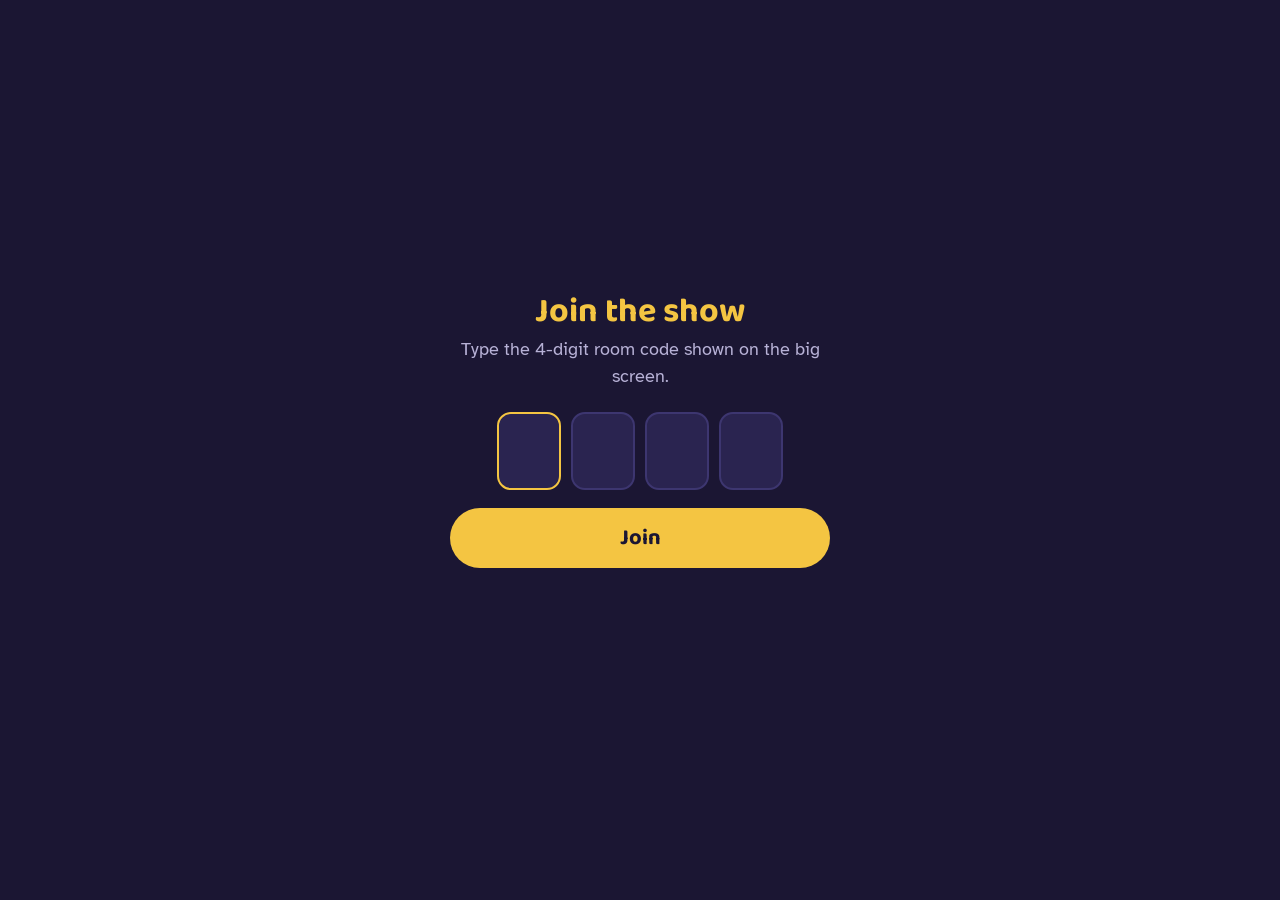
<file: static/join.html>
<!doctype html>
<html lang="en">
<head>
  <meta charset="utf-8">
  <meta name="viewport" content="width=device-width, initial-scale=1">
  <title>Join the show · KLSP</title>
  <link rel="preconnect" href="https://fonts.googleapis.com">
  <link rel="preconnect" href="https://fonts.gstatic.com" crossorigin>
  <link href="https://fonts.googleapis.com/css2?family=Baloo+2:wght@500;700&family=Atkinson+Hyperlegible:wght@400;700&display=swap" rel="stylesheet">
  <style>
    :root { --night:#1B1633; --dusk:#2A2450; --line:#3D3670; --lime:#F4C542; --mist:#EDEAF7; --dim:#B7B1D6; --warn:#F2998F; }
    * { box-sizing: border-box; }
    body { margin:0; min-height:100vh; background:var(--night); color:var(--mist); font:18px/1.5 "Atkinson Hyperlegible", system-ui, sans-serif; display:grid; place-items:center; padding:24px; }
    main { width:100%; max-width:380px; text-align:center; }
    h1 { font:700 34px/1.1 "Baloo 2", system-ui, sans-serif; color:var(--lime); margin:0 0 6px; }
    p { color:var(--dim); margin:0 0 22px; }
    .digits { display:flex; gap:10px; justify-content:center; margin-bottom:18px; }
    .digits input { width:64px; height:78px; text-align:center; font:700 40px "Baloo 2", system-ui, sans-serif; background:var(--dusk); color:var(--mist); border:2px solid var(--line); border-radius:14px; }
    .digits input:focus { outline:none; border-color:var(--lime); }
    button { width:100%; background:var(--lime); color:var(--night); border:0; border-radius:999px; font:700 22px "Baloo 2", system-ui, sans-serif; padding:12px; cursor:pointer; }
    .err { color:var(--warn); min-height:1.5em; margin:12px 0 0; }
  </style>
</head>
<body>
  <main>
    <h1>Join the show</h1>
    <p>Type the 4-digit room code shown on the big screen.</p>
    <form id="f" novalidate>
      <div class="digits">
        <input inputmode="numeric" maxlength="1" aria-label="Digit 1" autocomplete="off">
        <input inputmode="numeric" maxlength="1" aria-label="Digit 2" autocomplete="off">
        <input inputmode="numeric" maxlength="1" aria-label="Digit 3" autocomplete="off">
        <input inputmode="numeric" maxlength="1" aria-label="Digit 4" autocomplete="off">
      </div>
      <button type="submit">Join</button>
      <p id="err" class="err" aria-live="polite"></p>
    </form>
  </main>
  <script>
    const boxes = [...document.querySelectorAll(".digits input")];
    boxes[0].focus();
    boxes.forEach((b, i) => {
      b.addEventListener("input", () => {
        b.value = b.value.replace(/\D/g, "").slice(-1);
        if (b.value && boxes[i + 1]) boxes[i + 1].focus();
        if (boxes.every((x) => x.value)) go();
      });
      b.addEventListener("keydown", (e) => { if (e.key === "Backspace" && !b.value && boxes[i - 1]) boxes[i - 1].focus(); });
      b.addEventListener("paste", (e) => {
        const d = (e.clipboardData.getData("text") || "").replace(/\D/g, "").slice(0, 4);
        if (d.length === 4) { e.preventDefault(); d.split("").forEach((c, j) => (boxes[j].value = c)); go(); }
      });
    });
    async function go() {
      const code = boxes.map((b) => b.value).join("");
      if (code.length !== 4) return;
      const r = await fetch(`/api/round?room=${code}`).catch(() => null);
      if (r && r.ok) location.href = `/vote?room=${code}`;
      else {
        document.getElementById("err").textContent = "That code isn't right. Check the big screen and try again.";
        boxes.forEach((b) => (b.value = ""));
        boxes[0].focus();
      }
    }
    document.getElementById("f").addEventListener("submit", (e) => { e.preventDefault(); go(); });
  </script>
</body>
</html>
</file>
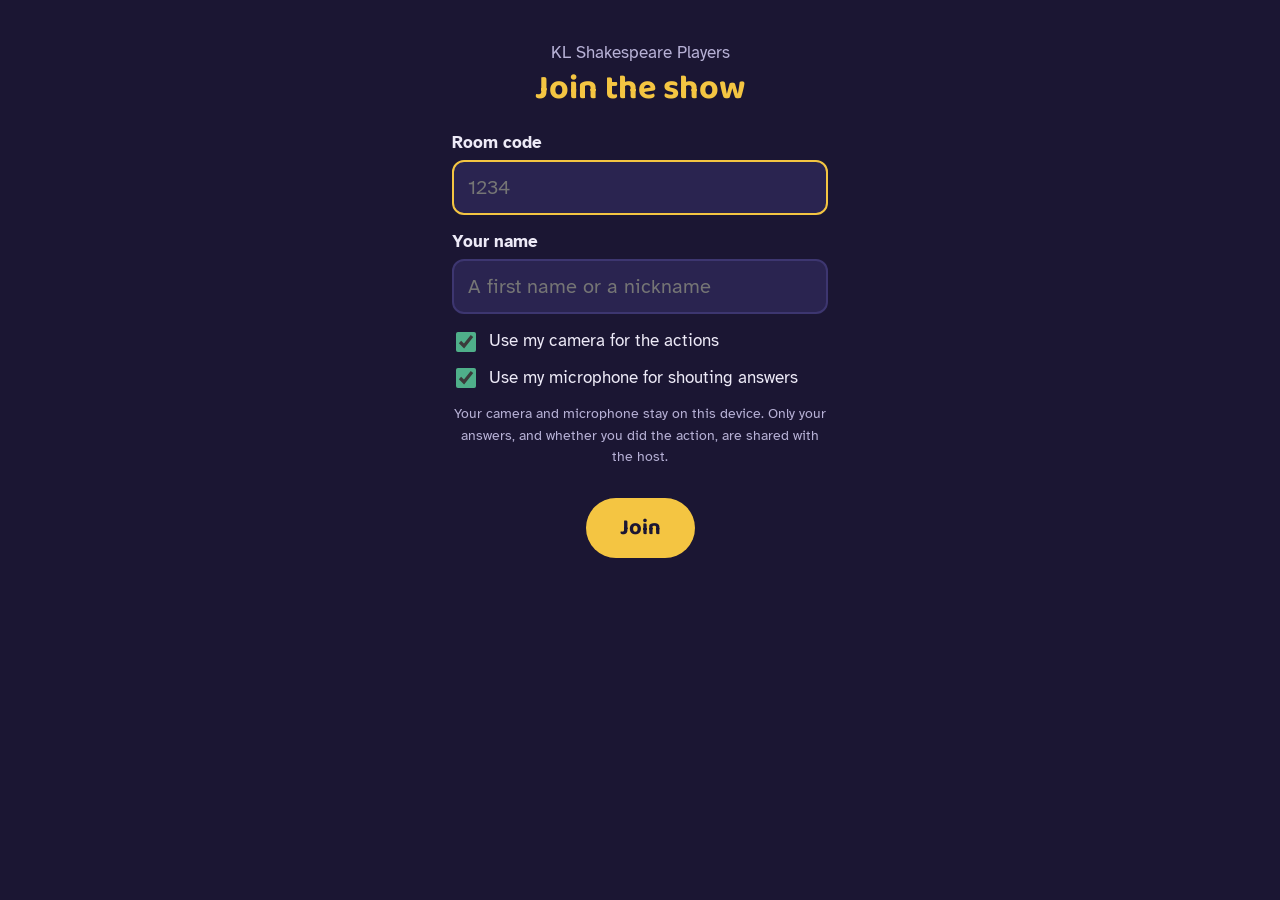
<file: static/watch.html>
<!doctype html>
<html lang="en">
<head>
  <meta charset="utf-8">
  <meta name="viewport" content="width=device-width, initial-scale=1, viewport-fit=cover">
  <title>Watch the show · KLSP</title>
  <link rel="preconnect" href="https://fonts.googleapis.com">
  <link rel="preconnect" href="https://fonts.gstatic.com" crossorigin>
  <link href="https://fonts.googleapis.com/css2?family=Baloo+2:wght@500;700&family=Atkinson+Hyperlegible:wght@400;700&display=swap" rel="stylesheet">
  <link rel="stylesheet" href="/static/css/show.css">
  <link rel="stylesheet" href="/static/css/watch.css">
</head>
<body class="watch-body">
  <section id="joinScreen" class="w-join">
    <p class="presents">KL Shakespeare Players</p>
    <h1>Join the show</h1>
    <label class="w-field"><span>Room code</span><input id="room" inputmode="numeric" maxlength="4" autocomplete="off" placeholder="1234"></label>
    <label class="w-field"><span>Your name</span><input id="name" maxlength="20" autocomplete="off" placeholder="A first name or a nickname"></label>
    <div id="secureWarn" class="w-warn" hidden>
      <p><strong>🔒 Camera and microphone need a secure link.</strong> This link starts with <code>http://</code>, so your browser won't allow them. You can still watch, vote, type answers and tap “I did it”.</p>
      <p id="secureHow">Ask the host for the secure link (it starts with <code>https://</code>).</p>
      <a id="secureBtn" class="btn-ctrl w-secure-btn" href="#" hidden>🔒 Switch to the secure link</a>
    </div>
    <label class="w-check"><input id="useCam" type="checkbox" checked> Use my camera for the actions</label>
    <label class="w-check"><input id="useMic" type="checkbox" checked> Use my microphone for shouting answers</label>
    <p class="w-privacy">Your camera and microphone stay on this device. Only your answers, and whether you did the action, are shared with the host.</p>
    <button id="joinBtn" type="button" class="btn-start">Join</button>
    <p id="joinErr" class="w-err" aria-live="polite"></p>
  </section>

  <main id="app" class="w-app" hidden>
    <header class="w-top">
      <span id="showTitle" class="w-title"></span>
      <span id="me" class="w-me"></span>
    </header>
    <div id="secureBar" class="w-secure-bar" hidden>
      <span>🔒 Your camera and microphone are off on this link.</span>
      <a id="secureBtn2" class="btn-ctrl w-secure-btn" href="#">Switch to the secure link</a>
    </div>
    <div class="w-stage">
      <div id="stage" class="screen">
        <video id="videoA" playsinline preload="auto"></video>
        <video id="videoB" playsinline preload="auto"></video>
        <div id="placeholder" class="placeholder" hidden>
          <p id="phTitle" class="ph-title"></p>
          <p id="phLine" class="ph-line"></p>
          <div id="phTimer" class="ph-timer" aria-hidden="true"><span></span></div>
          <p id="phFile" class="ph-file"></p>
        </div>
        <p id="caption" class="caption" hidden aria-live="polite"></p>
        <div id="waitCover" class="w-cover w-lobby">
          <div>
            <p class="w-lobby-kicker">Get ready for</p>
            <p id="lobbyTitle" class="w-lobby-title">The show</p>
            <p id="lobbyHi" class="w-lobby-hi">You're in!</p>
            <p id="lobbyCount" class="w-lobby-count"></p>
            <p class="w-lobby-wait"><span class="w-dots" aria-hidden="true"><i></i><i></i><i></i></span> Waiting for the host to start the show</p>
          </div>
        </div>
        <div id="pausedCover" class="w-cover" hidden>Paused</div>
      </div>
      <button id="soundBtn" type="button" class="w-sound" hidden>🔊 Tap for sound</button>
      <p id="videoNote" class="w-video-note" hidden></p>
    </div>

    <section id="checks" class="w-checks">
      <h2 class="w-question">While you wait: quick checks</h2>
      <div class="w-check-row">
        <span class="w-check-icon" id="camIcon">📷</span>
        <div><p class="w-check-title" id="camTitle">Camera</p><p class="w-status" id="camMsg"></p></div>
      </div>
      <div class="w-check-row">
        <span class="w-check-icon" id="micIcon">🎤</span>
        <div style="flex:1"><p class="w-check-title" id="micTitle">Microphone</p><p class="w-status" id="micMsg"></p>
          <div class="w-level" id="micMeter" hidden><span id="micLevel"></span></div></div>
      </div>
      <div class="w-check-row">
        <span class="w-check-icon">🔊</span>
        <div><p class="w-check-title">Sound</p><p class="w-status" id="soundMsg">Turn your volume up, then press the button.</p>
          <button id="testSoundBtn" type="button" class="btn-ctrl">Play a test sound</button></div>
      </div>
    </section>

    <section class="w-task" aria-live="polite">
      <h2 id="question" class="w-question"></h2>
      <p id="hint" class="w-hint"></p>

      <div id="voteBox" class="w-box" hidden>
        <div id="voteOptions" class="w-options"></div>
        <div id="emojiRow" class="w-emojis"></div>
        <p id="voteStatus" class="w-status"></p>
      </div>

      <div id="moveBox" class="w-box" hidden>
        <div class="w-move">
          <div class="w-ring" id="moveRing"><span id="moveRingLabel"></span></div>
          <div>
            <p id="moveStatus" class="w-big"></p>
            <p id="moveDetail" class="w-status"></p>
            <button id="didItBtn" type="button" class="btn-start w-didit" hidden>✋ I did it!</button>
          </div>
        </div>
      </div>

      <div id="sayBox" class="w-box" hidden>
        <p class="w-status" id="sayMic"></p>
        <div class="w-say"><input id="sayInput" maxlength="60" placeholder="Or type your answer"><button id="sayBtn" type="button" class="btn-ctrl">Send</button></div>
        <p id="sayStatus" class="w-status"></p>
      </div>

      <div id="cheerBox" class="w-box" hidden>
        <p id="cheerTitle" class="w-big"></p>
        <div class="w-level"><span id="cheerLevel"></span></div>
        <p class="w-status">Cheer as loud as you can!</p>
      </div>

      <div id="nameBox" class="w-box" hidden><p class="w-status">The show heard:</p><p id="heardName" class="w-name"></p></div>
      <div id="breakBox" class="w-box" hidden><p id="breakMsg" class="w-big"></p></div>
      <div id="endBox" class="w-box" hidden><p class="w-big">The end! Thank you for joining in.</p></div>

      <figure id="selfView" class="w-self" hidden>
        <video id="cam" playsinline muted></video>
        <canvas id="poseCanvas"></canvas>
        <div id="zoneGuide" class="zone-guide" hidden></div>
        <figcaption>You</figcaption>
      </figure>
    </section>
  </main>

  <section id="goneScreen" class="w-join" hidden>
    <h1 id="goneTitle">You've left the show</h1>
    <p id="goneMsg" class="w-privacy"></p>
  </section>

  <script type="module" src="/static/js/watch.js"></script>
</body>
</html>
</file>
<file: static/css/show.css>
:root {
  --night: #1B1633;      /* stage darkness */
  --dusk: #2A2450;       /* panels */
  --dusk-line: #3D3670;
  --velvet: #8E2346;     /* curtain */
  --velvet-deep: #5E1530;
  --limelight: #F4C542;  /* spotlight, highlights */
  --moss: #4FAF8A;       /* success, detected */
  --mist: #EDEAF7;       /* text */
  --mist-dim: #B7B1D6;
  --display: "Baloo 2", "Trebuchet MS", system-ui, sans-serif;
  --body: "Atkinson Hyperlegible", "Segoe UI", system-ui, sans-serif;
}

* { box-sizing: border-box; }
html, body { margin: 0; min-height: 100%; }
body {
  background: var(--night);
  color: var(--mist);
  font: 17px/1.55 var(--body);
}
[hidden] { display: none !important; }
button { font: inherit; cursor: pointer; }
:focus-visible { outline: 3px solid var(--limelight); outline-offset: 3px; }

/* Top bar ------------------------------------------------------------ */
.topbar {
  display: flex; align-items: center; justify-content: space-between; gap: 16px;
  padding: 14px 28px;
}
.show-title { font: 700 24px/1.1 var(--display); margin: 0; }
.status { display: flex; gap: 10px; align-items: center; flex-wrap: wrap; }
.chip {
  font-size: 14px; padding: 4px 12px; border-radius: 999px;
  background: var(--dusk); color: var(--mist-dim);
}
.chip-state { color: var(--mist); font-weight: 700; margin-left: 4px; }
.chip[data-status="listening"] .chip-state,
.chip[data-status="watching"] .chip-state { color: var(--moss); }
.chip[data-status="blocked"] .chip-state,
.chip[data-status="error"] .chip-state { color: #F2998F; }
.btn-quiet {
  text-decoration: none;
  background: none; border: 1px solid var(--dusk-line); color: var(--mist);
  padding: 4px 14px; border-radius: 8px; font-size: 14px;
}

/* Layout ------------------------------------------------------------- */
.layout {
  display: grid; grid-template-columns: minmax(0, 1fr) 280px; gap: 28px;
  padding: 8px 28px 32px; align-items: start;
}
@media (max-width: 960px) { .layout { grid-template-columns: 1fr; } }

/* Keep the stage small enough that the question stays on screen. */
.theatre { width: 100%; max-width: calc(56vh * 16 / 9 + 44px); margin: 0 auto; }

/* The stage: velvet proscenium with a scalloped valance -------------- */
.proscenium {
  position: relative;
  padding: 44px 22px 22px;
  border-radius: 18px 18px 8px 8px;
  background:
    repeating-linear-gradient(90deg, var(--velvet) 0 18px, var(--velvet-deep) 18px 22px, var(--velvet) 22px 40px);
}
.valance {
  position: absolute; left: 0; right: 0; top: 0; height: 58px;
  background: radial-gradient(circle at 50% -2px, var(--velvet-deep) 0 30px, transparent 31px) 0 0 / 60px 58px repeat-x;
  border-radius: 18px 18px 0 0;
  pointer-events: none; z-index: 2;
}
.screen {
  position: relative; aspect-ratio: 16 / 9; overflow: hidden;
  background: #0E0B1F; border-radius: 4px;
  box-shadow: inset 0 0 0 2px rgba(0, 0, 0, 0.35);
}
.screen video {
  position: absolute; inset: 0; width: 100%; height: 100%; object-fit: cover;
  opacity: 0; transition: opacity 0.25s linear;
}
.screen video.is-front { opacity: 1; }

/* Placeholder card for clips not recorded yet */
.placeholder {
  position: absolute; inset: 0; display: flex; flex-direction: column;
  justify-content: center; padding: 6% 9%;
  background: radial-gradient(ellipse 60% 70% at 50% 45%, #2D2658 0%, #0E0B1F 75%);
}
.placeholder.enter { animation: spot 0.5s ease-out; }
@keyframes spot { from { opacity: 0; } to { opacity: 1; } }
.ph-title { font: 700 clamp(26px, 4vw, 48px)/1.1 var(--display); color: var(--limelight); margin: 0 0 12px; }
.ph-line { font-size: clamp(17px, 2vw, 24px); max-width: 38ch; margin: 0; }
.ph-timer { margin-top: 28px; height: 4px; width: min(320px, 60%); background: rgba(255,255,255,0.12); border-radius: 2px; overflow: hidden; }
.ph-timer span { display: block; height: 100%; width: calc(var(--progress, 0) * 100%); background: var(--mist-dim); }
.placeholder.is-loop .ph-timer span { background: var(--limelight); }
.ph-file { position: absolute; left: 16px; bottom: 10px; margin: 0; font-size: 13px; color: var(--mist-dim); }

/* Question + options -------------------------------------------------- */
.prompt { margin-top: 22px; }
.prompt-head { display: flex; justify-content: space-between; align-items: flex-start; gap: 20px; }
.question { font: 700 clamp(24px, 3vw, 34px)/1.15 var(--display); margin: 0; }
.hint { margin: 4px 0 0; color: var(--mist-dim); }

.countdown {
  --progress: 1;
  flex: none; width: 64px; height: 64px; border-radius: 50%;
  display: grid; place-items: center;
  background: conic-gradient(var(--limelight) calc(var(--progress) * 360deg), var(--dusk) 0);
}
.countdown span {
  width: 52px; height: 52px; border-radius: 50%; background: var(--night);
  display: grid; place-items: center; font: 700 22px var(--display);
}

.options { list-style: none; margin: 18px 0 0; padding: 0; display: grid; grid-template-columns: repeat(auto-fit, minmax(220px, 1fr)); gap: 16px; }
.option { background: var(--dusk); border-radius: 14px; padding: 14px; border: 2px solid transparent; }
.option.is-winner { border-color: var(--limelight); }
.option-btn {
  width: 100%; display: flex; align-items: center; gap: 12px;
  background: none; border: 0; color: var(--mist); padding: 0; text-align: left;
}
.option-emoji { font-size: 34px; line-height: 1; }
.option-label { font: 700 22px/1.2 var(--display); flex: 1; }
.option-key {
  font-size: 13px; color: var(--mist-dim); border: 1px solid var(--dusk-line);
  border-radius: 6px; padding: 0 7px;
}
.option-bar { margin-top: 12px; height: 10px; background: var(--night); border-radius: 5px; overflow: hidden; }
.option-bar span { display: block; height: 100%; width: 0; background: var(--limelight); border-radius: 5px; transition: width 0.4s ease; }
.option-meta { margin: 8px 0 0; font-size: 14px; color: var(--mist-dim); }

/* Action meter */
.meter { --progress: 0; display: flex; align-items: center; gap: 16px; margin-top: 18px; }
.meter-ring {
  width: 72px; height: 72px; border-radius: 50%;
  background:
    radial-gradient(circle, var(--night) 0 26px, transparent 27px),
    conic-gradient(var(--limelight) calc(var(--progress) * 360deg), var(--dusk) 0);
}
.meter.is-done .meter-ring {
  background:
    radial-gradient(circle, var(--night) 0 26px, transparent 27px),
    conic-gradient(var(--moss) 360deg, var(--moss) 0);
}
.meter-label { font: 700 24px var(--display); margin: 0; }
.meter.is-done .meter-label { color: var(--moss); }

/* Side column: camera, transcript, QR -------------------------------- */
.senses { display: grid; gap: 18px; }
.side-label { margin: 0 0 4px; font-size: 14px; color: var(--mist-dim); }
.cam { margin: 0; position: relative; }
.cam video, .cam canvas {
  width: 100%; aspect-ratio: 4 / 3; display: block; border-radius: 10px;
  transform: scaleX(-1); /* mirror, so children see themselves like a mirror */
}
.cam video { background: var(--dusk); object-fit: cover; }
.cam canvas { position: absolute; top: 0; left: 0; }
.cam figcaption { font-size: 14px; color: var(--mist-dim); margin-top: 6px; }
.heard { margin: 0; min-height: 3.1em; font-size: 18px; color: var(--mist-dim); }
.heard.is-final { color: var(--mist); }
.join { display: flex; gap: 14px; align-items: center; background: var(--dusk); border-radius: 12px; padding: 12px; }
.join img { background: #fff; border-radius: 6px; padding: 4px; }
.vote-url { margin: 0; font-size: 14px; word-break: break-all; }

/* Operator drawer ---------------------------------------------------- */
.operator {
  position: fixed; top: 0; right: 0; bottom: 0; width: min(380px, 100%);
  background: #14102A; border-left: 1px solid var(--dusk-line);
  padding: 20px 22px; overflow-y: auto; z-index: 20;
}
.operator h2 { font: 700 22px var(--display); margin: 0 0 14px; }
.operator h3 { font-size: 15px; margin: 20px 0 6px; color: var(--mist-dim); }
.op-row { display: flex; gap: 10px; flex-wrap: wrap; }
.btn { background: var(--dusk); color: var(--mist); border: 1px solid var(--dusk-line); border-radius: 8px; padding: 8px 14px; font-size: 15px; }
.op-field { display: grid; gap: 4px; margin-top: 16px; font-size: 14px; color: var(--mist-dim); }
.op-field select { font: inherit; padding: 6px; border-radius: 6px; background: var(--dusk); color: var(--mist); border: 1px solid var(--dusk-line); }
.op-keys { font-size: 14px; color: var(--mist-dim); }
kbd { background: var(--dusk); border-radius: 4px; padding: 0 5px; font: inherit; color: var(--mist); }
.log { list-style: none; margin: 0; padding: 0; font-size: 13px; line-height: 1.5; color: var(--mist-dim); }
.log li { padding: 3px 0; border-bottom: 1px solid #221C44; }

/* Start / end overlays ----------------------------------------------- */
.overlay {
  position: fixed; inset: 0; z-index: 30; display: grid; place-items: center; padding: 20px;
  background: rgba(14, 11, 31, 0.92);
}
.overlay-card { max-width: 440px; width: 100%; text-align: center; }
.presents { color: var(--mist-dim); margin: 0; }
.start-title { font: 700 clamp(32px, 5vw, 46px)/1.1 var(--display); color: var(--limelight); margin: 6px 0 26px; }
.check { display: flex; gap: 10px; align-items: center; justify-content: center; font-size: 18px; }
.check input { width: 20px; height: 20px; accent-color: var(--moss); }
.note { font-size: 14px; color: var(--mist-dim); margin: 2px 0 14px; min-height: 1em; }
.btn-start {
  margin-top: 12px; background: var(--limelight); color: var(--night); border: 0;
  font: 700 22px var(--display); padding: 12px 34px; border-radius: 999px;
}

@media (prefers-reduced-motion: reduce) {
  * { transition: none !important; animation: none !important; }
}

.btn-continue { margin-top: 18px; }
.overlay-pause { background: rgba(14, 11, 31, 0.72); }

/* Show controls ------------------------------------------------------ */
.btn-ctrl {
  background: var(--limelight); color: var(--night); border: 0; font-weight: 700;
  padding: 5px 16px; border-radius: 8px; font-size: 14px;
}
.btn-ctrl:hover { filter: brightness(1.08); }
a.btn-start { display: inline-block; text-decoration: none; }

/* Pause menu */
.pause-card {
  max-width: 500px; background: var(--night); border: 1px solid var(--dusk-line);
  border-radius: 20px; padding: 28px 30px; box-shadow: 0 20px 60px rgba(0, 0, 0, 0.5);
}
.pause-where { margin-top: -18px !important; }
.pause-where { font: 700 20px/1.3 var(--display); margin: -14px 0 4px; }
.pause-section { margin-top: 22px; padding-top: 16px; border-top: 1px solid var(--dusk-line); text-align: left; }
.pause-section h3 { margin: 0 0 8px; font-size: 15px; color: var(--mist-dim); }
.pause-row { display: flex; gap: 10px; flex-wrap: wrap; }
.pause-row select { flex: 1; min-width: 0; font: inherit; padding: 8px; border-radius: 8px; background: var(--dusk); color: var(--mist); border: 1px solid var(--dusk-line); }
.overlay-pause.is-restart .pause-section:first-of-type { background: var(--dusk); border-radius: 12px; padding: 14px; border-top: 0; }
.op-check { display: flex; gap: 8px; align-items: flex-start; margin-top: 16px; font-size: 14px; color: var(--mist-dim); }

/* Full screen: bigger stage, no top bar, floating controls ----------- */
.fs-bar { display: none; }
body.is-fs .topbar { display: none; }
body.is-fs .layout { padding-top: 18px; grid-template-columns: minmax(0, 1fr) 230px; }
body.is-fs .theatre { max-width: calc(68vh * 16 / 9 + 44px); }
body.is-fs .fs-bar {
  display: flex; gap: 10px; position: fixed; top: 16px; right: 16px; z-index: 25;
  background: rgba(20, 16, 42, 0.92); padding: 10px; border-radius: 14px;
  opacity: 0; transform: translateY(-8px); transition: opacity 0.25s, transform 0.25s;
  pointer-events: none;
}
body.is-fs .fs-bar.is-awake { opacity: 1; transform: none; pointer-events: auto; }
body.is-fs.hide-cursor, body.is-fs.hide-cursor * { cursor: none; }
body.is-fs .overlay { cursor: auto; }

/* Caption over the video: "Meet Bobo the donkey!" */
.caption {
  position: absolute; left: 6%; right: 6%; bottom: 7%; width: fit-content;
  margin: 0 auto; padding: 10px 26px; border-radius: 999px;
  background: rgba(14, 11, 31, 0.82); color: var(--limelight);
  font: 700 clamp(22px, 3.4vw, 44px)/1.2 var(--display); text-align: center; z-index: 3;
}
.caption.pop { animation: pop 0.45s cubic-bezier(.2,1.4,.4,1); }
@keyframes pop { from { transform: scale(0.6); opacity: 0; } to { transform: scale(1); opacity: 1; } }

/* "I heard: Bobo" check */
.name-check { margin-top: 18px; background: var(--dusk); border-radius: 16px; padding: 16px 20px; }
.name-label { margin: 0; color: var(--mist-dim); font-size: 16px; }
.heard-name { margin: 0 0 12px; font: 700 clamp(34px, 5vw, 56px)/1.1 var(--display); color: var(--limelight); }
.heard-name:empty { display: none; }
.name-actions { display: flex; gap: 10px; flex-wrap: wrap; }
.name-actions .btn-ctrl { font-size: 15px; padding: 8px 16px; }
.name-check .hint { margin-top: 10px; font-size: 14px; }

/* Microphone loudness bar */
.level { height: 6px; background: var(--dusk); border-radius: 3px; overflow: hidden; margin-top: 8px; }
.level span { --level: 0; display: block; height: 100%; width: calc(var(--level) * 100%); background: var(--moss); transition: width 0.08s linear; }

.back-link { color: var(--mist-dim); font-size: 15px; display: inline-block; margin-top: 14px; }
.back-link:hover { color: var(--mist); }

/* On-stage live meters ------------------------------------------------ */
.live-meter {
  position: absolute; left: 50%; bottom: 6%; transform: translateX(-50%); z-index: 3;
  background: rgba(14, 11, 31, 0.78); border-radius: 22px; padding: 12px 22px 14px;
  display: flex; flex-direction: column; align-items: center; gap: 8px; min-width: 260px;
}
.lm-title { margin: 0; font: 700 clamp(20px, 2.6vw, 34px)/1.15 var(--display); color: var(--limelight); text-align: center; }
.lm-title:empty { display: none; }
.lm-row { display: flex; align-items: center; gap: 18px; }
.lm-wave { display: flex; align-items: center; gap: 5px; height: 54px; }
.lm-wave span { width: 8px; height: 100%; border-radius: 4px; background: var(--moss); transform: scaleY(0.1); transform-origin: center; transition: transform 0.07s linear; }
.lm-ring {
  --progress: 0; width: 64px; height: 64px; border-radius: 50%; display: none; place-items: center;
  background: radial-gradient(circle, rgba(14,11,31,1) 0 22px, transparent 23px), conic-gradient(var(--limelight) calc(var(--progress) * 360deg), var(--dusk) 0);
  font: 700 12px var(--display); color: var(--mist); text-align: center;
}
.lm-ring span { max-width: 44px; line-height: 1.1; }
.live-meter[data-mode="move"] .lm-ring, .live-meter[data-mode="cheer"] .lm-ring { display: grid; }
.live-meter[data-mode="move"] .lm-wave { display: none; }
.live-meter.is-doing[data-mode="move"] .lm-ring { background: radial-gradient(circle, rgba(14,11,31,1) 0 22px, transparent 23px), conic-gradient(var(--moss) calc(var(--progress) * 360deg), var(--dusk) 0); }
.lm-options { display: flex; gap: 18px; }
.lm-options:empty { display: none; }
.lm-opt { display: flex; flex-direction: column; align-items: center; gap: 6px; }
.lm-emoji { font-size: 34px; line-height: 1; transition: transform 0.3s ease; }
.lm-bar { width: 70px; height: 8px; border-radius: 4px; background: var(--dusk); overflow: hidden; }
.lm-bar span { display: block; height: 100%; width: 0; background: var(--limelight); transition: width 0.4s ease; }

/* Room code next to the QR */
.room { margin: 0 0 2px; font-size: 15px; color: var(--mist-dim); }
.room strong { font: 700 26px/1 var(--display); color: var(--limelight); letter-spacing: 0.08em; margin-left: 4px; }

/* With the operator console open, operator-only controls leave the stage */
body.has-console .name-actions,
body.has-console #nameHint,
body.has-console .option-key,
body.has-console #continueBtn { display: none !important; }

/* A little figure per child: grey until they do the move, then green */
.lm-people { display: flex; gap: 8px; flex-wrap: wrap; justify-content: center; max-width: 360px; }
.lm-people:empty { display: none; }
.lm-kid { position: relative; width: 20px; height: 30px; opacity: 0.45; transition: opacity 0.3s, transform 0.3s; }
.lm-kid::before { content: ""; position: absolute; left: 5px; top: 0; width: 10px; height: 10px; border-radius: 50%; background: var(--mist-dim); }
.lm-kid::after { content: ""; position: absolute; left: 2px; top: 12px; width: 16px; height: 18px; border-radius: 8px 8px 3px 3px; background: var(--mist-dim); }
.lm-kid.is-doing { opacity: 0.8; }
.lm-kid.is-doing::before, .lm-kid.is-doing::after { background: #A7E3B5; }
.lm-kid.is-done { opacity: 1; transform: translateY(-4px); }
.lm-kid.is-done::before, .lm-kid.is-done::after { background: var(--moss); }

/* "Stand to choose": zones over the camera preview */
.zone-guide { position: absolute; left: 0; top: 0; width: 100%; aspect-ratio: 4 / 3; display: flex; border-radius: 10px; overflow: hidden; }
.zg-col { flex: 1; display: flex; flex-direction: column; align-items: center; justify-content: space-between; padding: 6px 0 8px; border-left: 2px dashed rgba(244, 197, 66, 0.8); background: rgba(14, 11, 31, 0.15); }
.zg-col:first-child { border-left: 0; }
.zg-emoji { font-size: 30px; line-height: 1; }
.zg-count { font: 700 24px var(--display); color: var(--limelight); background: rgba(14, 11, 31, 0.75); border-radius: 999px; padding: 0 12px; }
.lm-count { font-size: 13px; color: var(--mist); font-weight: 700; }

/* Online room (host dashboard) ----------------------------------------- */
.online-panel { display: none; background: var(--dusk); border-radius: 12px; padding: 12px; }
body.online-on .online-panel { display: block; }
body.no-cam .cam { display: none; }
.on-head { display: flex; justify-content: space-between; align-items: baseline; }
.on-count { margin: 0; color: var(--mist-dim); font-size: 14px; }
.on-count strong { font: 700 26px var(--display); color: var(--limelight); }
.on-join { display: flex; gap: 12px; align-items: center; margin-top: 6px; }
.on-join img { background: #fff; border-radius: 6px; padding: 4px; flex: none; }
.on-link { display: block; font-size: 13px; color: var(--mist); word-break: break-all; margin: 2px 0 6px; }
.on-public { width: 100%; margin-top: 10px; }
.on-public:disabled { opacity: 0.8; cursor: default; }
.on-note { margin: 6px 0 0; font-size: 12px; color: var(--mist-dim); }
.on-grid { list-style: none; margin: 10px 0 0; padding: 0; display: flex; flex-wrap: wrap; gap: 6px; max-height: 280px; overflow-y: auto; }
.on-chip { display: inline-flex; align-items: center; gap: 5px; background: var(--night); border: 1px solid var(--dusk-line); border-radius: 999px; padding: 3px 10px; font-size: 13px; cursor: pointer; }
.on-chip.is-doing { border-color: var(--limelight); }
.on-chip.is-done { background: #1F3A30; border-color: var(--moss); color: #CFF2E1; }
.on-chip:hover { border-color: #F2998F; }
.on-icon { min-width: 1em; text-align: center; }
.on-empty { font-size: 13px; color: var(--mist-dim); }
.lm-kid.is-online::after { border-radius: 4px; }
body.online-on .join { display: none; }   /* the watch page includes voting */

.online-waiting { margin: 4px 0 10px; padding: 8px 12px; border-radius: 10px; background: #1F3A30; color: #CFF2E1; font-weight: 700; font-size: 15px; }
.on-public.is-needed { background: var(--limelight); color: var(--night); border-color: var(--limelight); font-weight: 700; }

/* Video loading / sound notices on the stage */
.stage-loading {
  position: absolute; right: 14px; bottom: 12px; z-index: 3;
  padding: 6px 12px; border-radius: 999px; font-size: 14px;
  background: rgba(14, 11, 31, 0.75); color: #fff;
}
.stage-loading[hidden], .stage-sound[hidden] { display: none; }
.stage-sound {
  position: absolute; left: 50%; top: 14px; transform: translateX(-50%); z-index: 4;
  padding: 10px 18px; border: 0; border-radius: 999px; cursor: pointer;
  font: 600 16px/1 inherit; background: var(--limelight, #FFD166); color: #0E0B1F;
}
</file>
<file: static/css/watch.css>
/* Participant page: watch the show on your own device and join in. Phone first. */
body.watch-body { min-height: 100vh; }
.w-join { max-width: 420px; margin: 0 auto; padding: 40px 22px; text-align: center; }
.w-join h1 { font: 700 34px/1.1 var(--display); color: var(--limelight); margin: 4px 0 22px; }
.w-join .presents { margin: 0; color: var(--mist-dim); }
.w-field { display: block; text-align: left; margin: 0 0 14px; }
.w-field span { display: block; font-weight: 700; margin-bottom: 4px; }
.w-field input { width: 100%; font: inherit; font-size: 20px; padding: 10px 14px; border-radius: 12px; border: 2px solid var(--dusk-line); background: var(--dusk); color: var(--mist); }
.w-field input:focus { outline: none; border-color: var(--limelight); }
.w-check { display: flex; gap: 10px; align-items: center; text-align: left; margin: 10px 0; }
.w-check input { width: 20px; height: 20px; accent-color: var(--moss); flex: none; }
.w-privacy { font-size: 14px; color: var(--mist-dim); margin: 12px 0 18px; }
.w-err { color: #F2998F; min-height: 1.4em; }

.w-app { max-width: 900px; margin: 0 auto; padding: 0 0 30px; }
.w-top { display: flex; justify-content: space-between; align-items: center; gap: 10px; padding: 10px 14px; }
.w-title { font: 700 20px/1.2 var(--display); }
.w-me { font-size: 14px; color: var(--mist-dim); }
.w-stage { position: relative; }
.w-stage .screen { border-radius: 0; }
@media (min-width: 700px) { .w-stage .screen { border-radius: 12px; } .w-app { padding: 0 14px 30px; } }
.w-cover { position: absolute; inset: 0; display: grid; place-items: center; background: rgba(14, 11, 31, 0.8); font: 700 24px var(--display); z-index: 4; text-align: center; padding: 20px; }
.w-sound { position: absolute; right: 10px; bottom: 10px; z-index: 5; background: var(--limelight); color: var(--night); border: 0; border-radius: 999px; padding: 8px 14px; font-weight: 700; }

.w-task { padding: 14px; position: relative; }
.w-question { font: 700 24px/1.2 var(--display); margin: 0; }
.w-hint { margin: 4px 0 0; color: var(--mist-dim); }
.w-box { margin-top: 14px; }
.w-options { display: grid; gap: 10px; }
.w-opt { position: relative; overflow: hidden; display: flex; align-items: center; gap: 12px; width: 100%; padding: 14px 16px; border-radius: 14px; border: 2px solid transparent; background: var(--dusk); color: var(--mist); font: 700 22px var(--display); text-align: left; cursor: pointer; }
.w-opt .e { font-size: 30px; position: relative; }
.w-opt .l { position: relative; flex: 1; }
.w-opt .bar { position: absolute; left: 0; top: 0; bottom: 0; width: 0; background: rgba(244, 197, 66, 0.18); transition: width 0.5s ease; }
.w-opt[aria-pressed="true"] { border-color: var(--limelight); }
.w-opt.is-winner { background: #1F3A30; border-color: var(--moss); }
.w-emojis { display: flex; flex-wrap: wrap; gap: 8px; margin-top: 12px; }
.w-emo { font-size: 26px; width: 52px; height: 52px; border-radius: 50%; border: 0; background: var(--dusk); cursor: pointer; }
.w-emo:active { transform: scale(0.9); }
.w-status { margin: 8px 0 0; color: var(--mist-dim); }
.w-big { margin: 0; font: 700 24px/1.2 var(--display); color: var(--limelight); }
.w-name { margin: 0; font: 700 44px var(--display); color: var(--limelight); }
.w-move { display: flex; gap: 16px; align-items: center; }
.w-ring { --progress: 0; flex: none; width: 84px; height: 84px; border-radius: 50%; display: grid; place-items: center; font: 700 13px var(--display); text-align: center;
  background: radial-gradient(circle, var(--night) 0 30px, transparent 31px), conic-gradient(var(--limelight) calc(var(--progress) * 360deg), var(--dusk) 0); }
.w-ring.is-done { background: radial-gradient(circle, var(--night) 0 30px, transparent 31px), conic-gradient(var(--moss) 360deg, var(--moss) 0); }
.w-didit { font-size: 18px; padding: 8px 20px; margin-top: 8px; }
.w-say { display: flex; gap: 8px; margin-top: 8px; }
.w-say input { flex: 1; font: inherit; font-size: 18px; padding: 8px 12px; border-radius: 10px; border: 2px solid var(--dusk-line); background: var(--dusk); color: var(--mist); }
.w-level { height: 18px; border-radius: 9px; background: var(--dusk); overflow: hidden; margin-top: 10px; }
.w-level span { display: block; height: 100%; width: 0; background: var(--moss); transition: width 0.08s linear; }
.w-self { margin: 14px 0 0; width: 180px; position: relative; }
.w-self video, .w-self canvas { width: 100%; aspect-ratio: 4 / 3; display: block; border-radius: 10px; transform: scaleX(-1); object-fit: cover; background: var(--dusk); }
.w-self canvas { position: absolute; top: 0; left: 0; background: transparent; } /* see-through, so the camera picture shows under the skeleton */
.w-self figcaption { font-size: 12px; color: var(--mist-dim); margin-top: 4px; }
@media (min-width: 700px) { .w-self { position: absolute; right: 14px; top: 14px; width: 200px; margin: 0; } .w-task { min-height: 180px; padding-right: 230px; } }

/* Lobby: before the show starts */
.w-lobby { text-align: center; background: radial-gradient(ellipse 70% 70% at 50% 40%, #2D2658 0%, #0E0B1F 80%); }
.w-lobby-kicker { margin: 0; font: 400 15px var(--body); color: var(--mist-dim); }
.w-lobby-title { margin: 2px 0 10px; font: 700 clamp(26px, 6vw, 42px)/1.1 var(--display); color: var(--limelight); }
.w-lobby-hi { margin: 0; font: 700 20px var(--display); }
.w-lobby-count { margin: 4px 0 14px; font: 400 15px var(--body); color: var(--mist-dim); }
.w-lobby-wait { margin: 0; font: 400 15px var(--body); color: var(--mist-dim); }
.w-dots { display: inline-flex; gap: 4px; margin-right: 6px; vertical-align: middle; }
.w-dots i { width: 7px; height: 7px; border-radius: 50%; background: var(--limelight); opacity: 0.3; }
@media (prefers-reduced-motion: no-preference) {
  .w-dots i { animation: wdot 1.2s ease-in-out infinite; }
  .w-dots i:nth-child(2) { animation-delay: 0.2s; }
  .w-dots i:nth-child(3) { animation-delay: 0.4s; }
}
@keyframes wdot { 0%, 100% { opacity: 0.3; } 50% { opacity: 1; } }
.w-checks { padding: 14px; }
.w-check-row { display: flex; gap: 14px; align-items: flex-start; padding: 12px 0; border-bottom: 1px solid var(--dusk-line); }
.w-check-icon { font-size: 26px; line-height: 1; width: 32px; text-align: center; flex: none; }
.w-check-title { margin: 0; font-weight: 700; }
.w-check-title.is-ok::after { content: " ✓"; color: var(--moss); }
.w-checks .btn-ctrl { margin-top: 8px; }
@media (min-width: 700px) { .w-checks { padding-right: 230px; min-height: 200px; position: relative; } }
.w-checks .w-self { margin-top: 14px; }
@media (min-width: 700px) { .w-checks .w-self { position: absolute; right: 14px; top: 60px; margin: 0; } }

/* Camera and microphone need a secure (https) link */
.w-warn { text-align: left; background: #3A2F12; border: 1px solid #8A6400; color: #FFE7A3; border-radius: 12px; padding: 12px 14px; margin: 6px 0 12px; font-size: 15px; }
.w-warn p { margin: 0 0 8px; }
.w-warn code { background: rgba(0,0,0,0.3); border-radius: 4px; padding: 0 4px; }
.w-secure-btn { display: inline-block; text-decoration: none; margin-top: 6px; }
.w-check input:disabled + * , .w-check:has(input:disabled) { opacity: 0.55; }
.w-secure-bar { display: flex; gap: 10px; align-items: center; justify-content: space-between; flex-wrap: wrap; margin: 0 14px 10px; padding: 8px 12px; border-radius: 10px; background: #3A2F12; border: 1px solid #8A6400; color: #FFE7A3; font-size: 14px; }
.w-secure-bar .w-secure-btn { margin: 0; }

/* Why a video couldn't play on this device */
.w-video-note { position: absolute; left: 10px; right: 10px; top: 10px; z-index: 5; margin: 0;
  padding: 8px 12px; border-radius: 10px; font-size: 14px; background: rgba(58, 47, 18, 0.92); color: #FFE7A3; }
.w-video-note[hidden] { display: none; }
</file>
